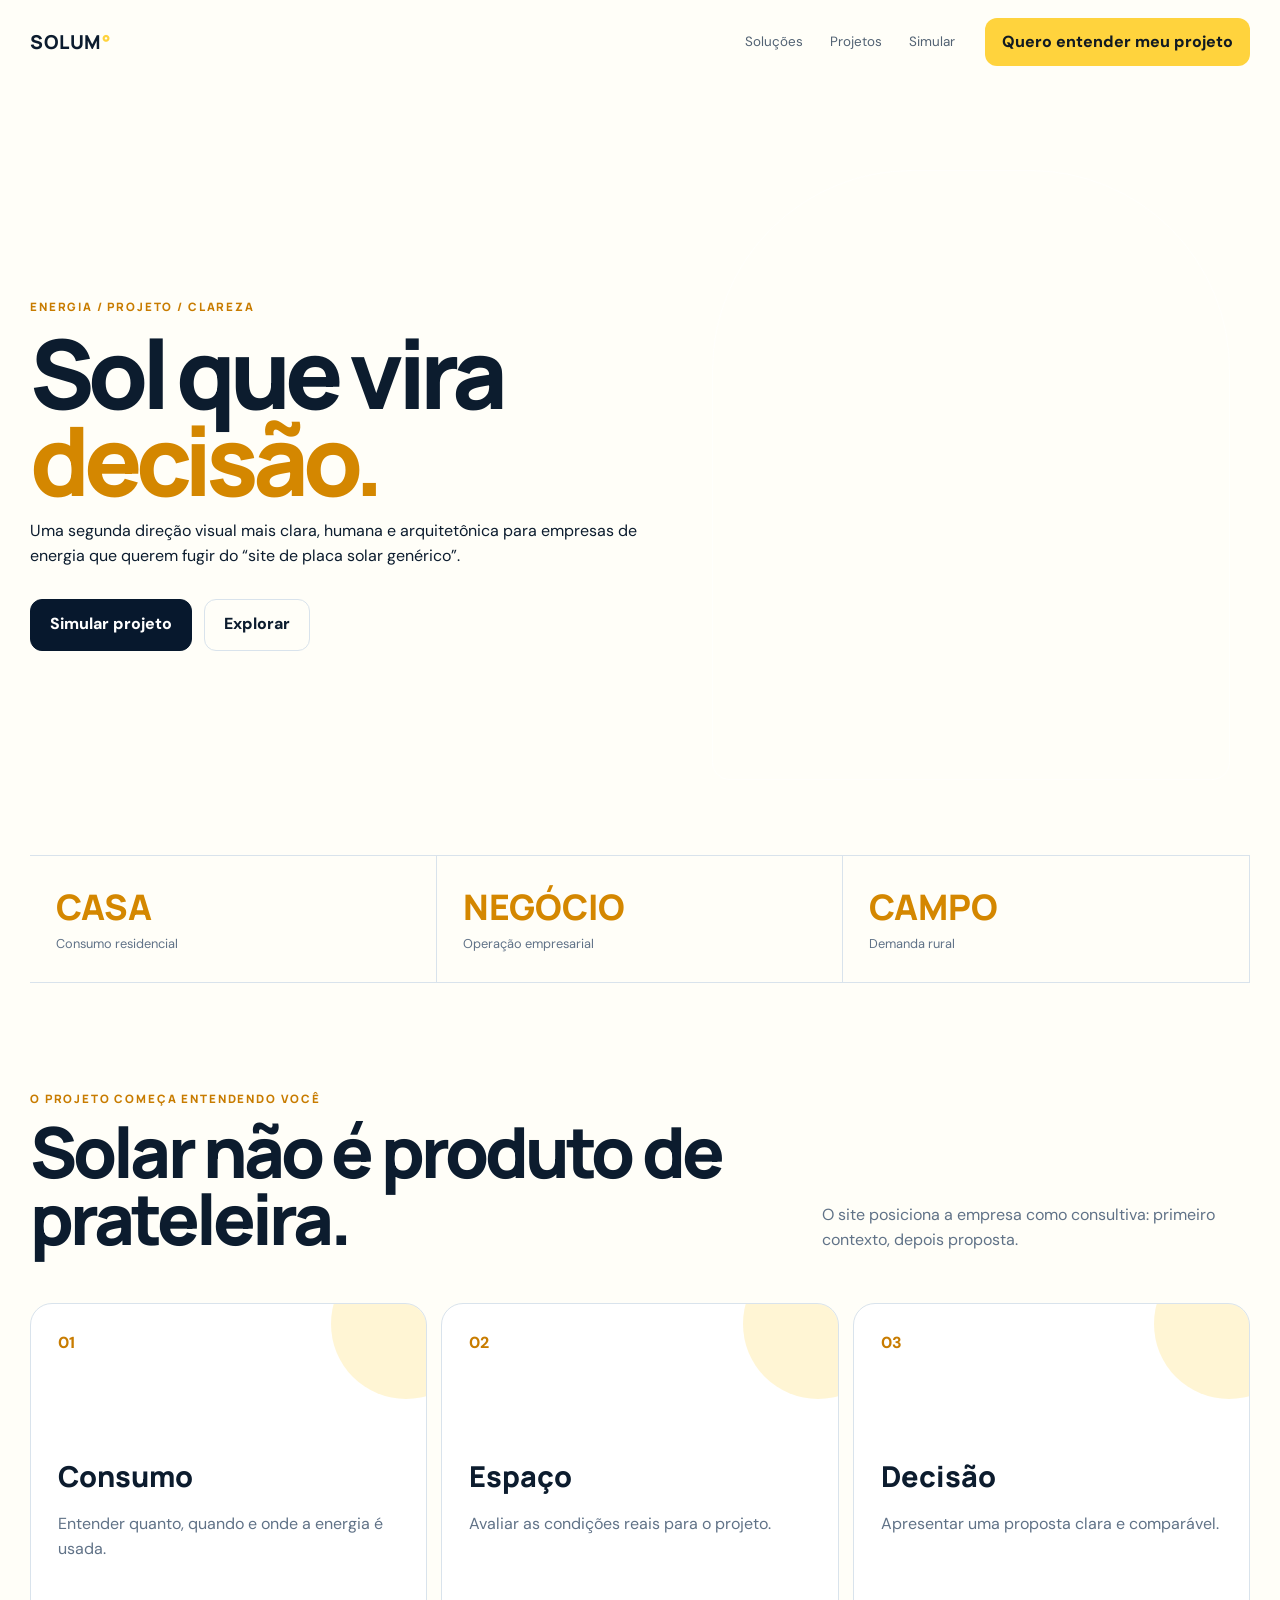
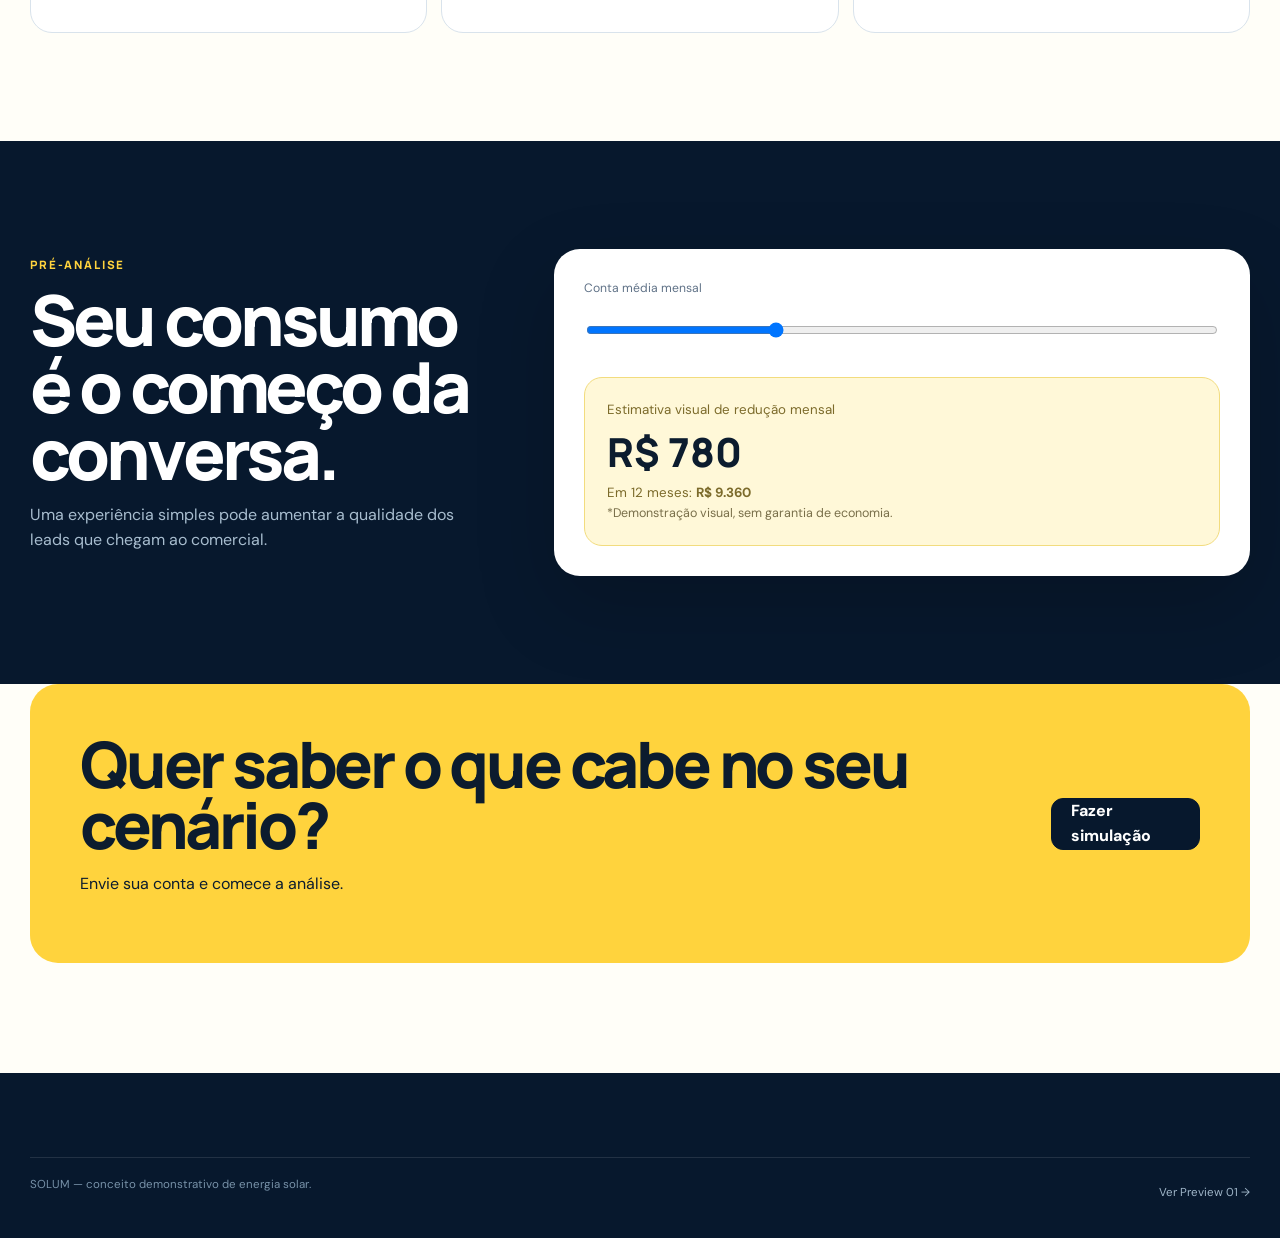
<file: preview-2.html>
<!doctype html><html lang="pt-BR"><head><meta charset="utf-8"><meta name="viewport" content="width=device-width,initial-scale=1"><title>Solum | Energia Solar</title><link rel="stylesheet" href="styles.css"></head><body class="alt"><header class="header"><div class="shell navrow"><a class="brand" href="preview-2.html">SOLUM<span>°</span></a><nav class="nav"><a href="#solucoes">Soluções</a><a href="projetos.html">Projetos</a><a href="simulacao.html">Simular</a></nav><a class="nav-cta" href="simulacao.html">Quero entender meu projeto</a><button class="menu">☰</button></div></header><main>
<section class="alt-hero"><div class="shell alt-grid"><div><div class="label">ENERGIA / PROJETO / CLAREZA</div><h1>Sol que vira <i>decisão.</i></h1><p>Uma segunda direção visual mais clara, humana e arquitetônica para empresas de energia que querem fugir do “site de placa solar genérico”.</p><div class="actions"><a class="btn dark" href="simulacao.html">Simular projeto</a><a class="btn" href="#solucoes">Explorar</a></div></div><div class="alt-visual"></div></div></section><div class="shell alt-strip"><div><strong>CASA</strong><span>Consumo residencial</span></div><div><strong>NEGÓCIO</strong><span>Operação empresarial</span></div><div><strong>CAMPO</strong><span>Demanda rural</span></div></div>
<section class="section" id="solucoes"><div class="shell"><div class="section-head"><div><div class="label">O projeto começa entendendo você</div><h2>Solar não é produto de prateleira.</h2></div><p>O site posiciona a empresa como consultiva: primeiro contexto, depois proposta.</p></div><div class="solution-grid"><article class="solution"><div class="num">01</div><h3>Consumo</h3><p>Entender quanto, quando e onde a energia é usada.</p></article><article class="solution"><div class="num">02</div><h3>Espaço</h3><p>Avaliar as condições reais para o projeto.</p></article><article class="solution"><div class="num">03</div><h3>Decisão</h3><p>Apresentar uma proposta clara e comparável.</p></article></div></div></section>
<section class="section dark"><div class="shell calc-wrap"><div class="calc-copy"><div class="label" style="color:var(--yellow)">Pré-análise</div><h2>Seu consumo é o começo da conversa.</h2><p>Uma experiência simples pode aumentar a qualidade dos leads que chegam ao comercial.</p></div><div class="calculator"><div class="field"><label>Conta média mensal</label><input id="bill" type="range" min="200" max="3000" step="50" value="1000"></div><div class="result"><small>Estimativa visual de redução mensal</small><strong id="calcValue">R$ 780</strong><small>Em 12 meses: <b id="calcYear">R$ 9.360</b></small><p>*Demonstração visual, sem garantia de economia.</p></div></div></div></section><section class="cta"><div class="shell cta-box"><div><h2>Quer saber o que cabe no seu cenário?</h2><p>Envie sua conta e comece a análise.</p></div><a class="btn dark" href="simulacao.html">Fazer simulação</a></div></section></main><footer class="footer"><div class="shell fine"><span>SOLUM — conceito demonstrativo de energia solar.</span><a href="index.html">Ver Preview 01 →</a></div></footer><script src="app.js"></script></body></html>
</file>
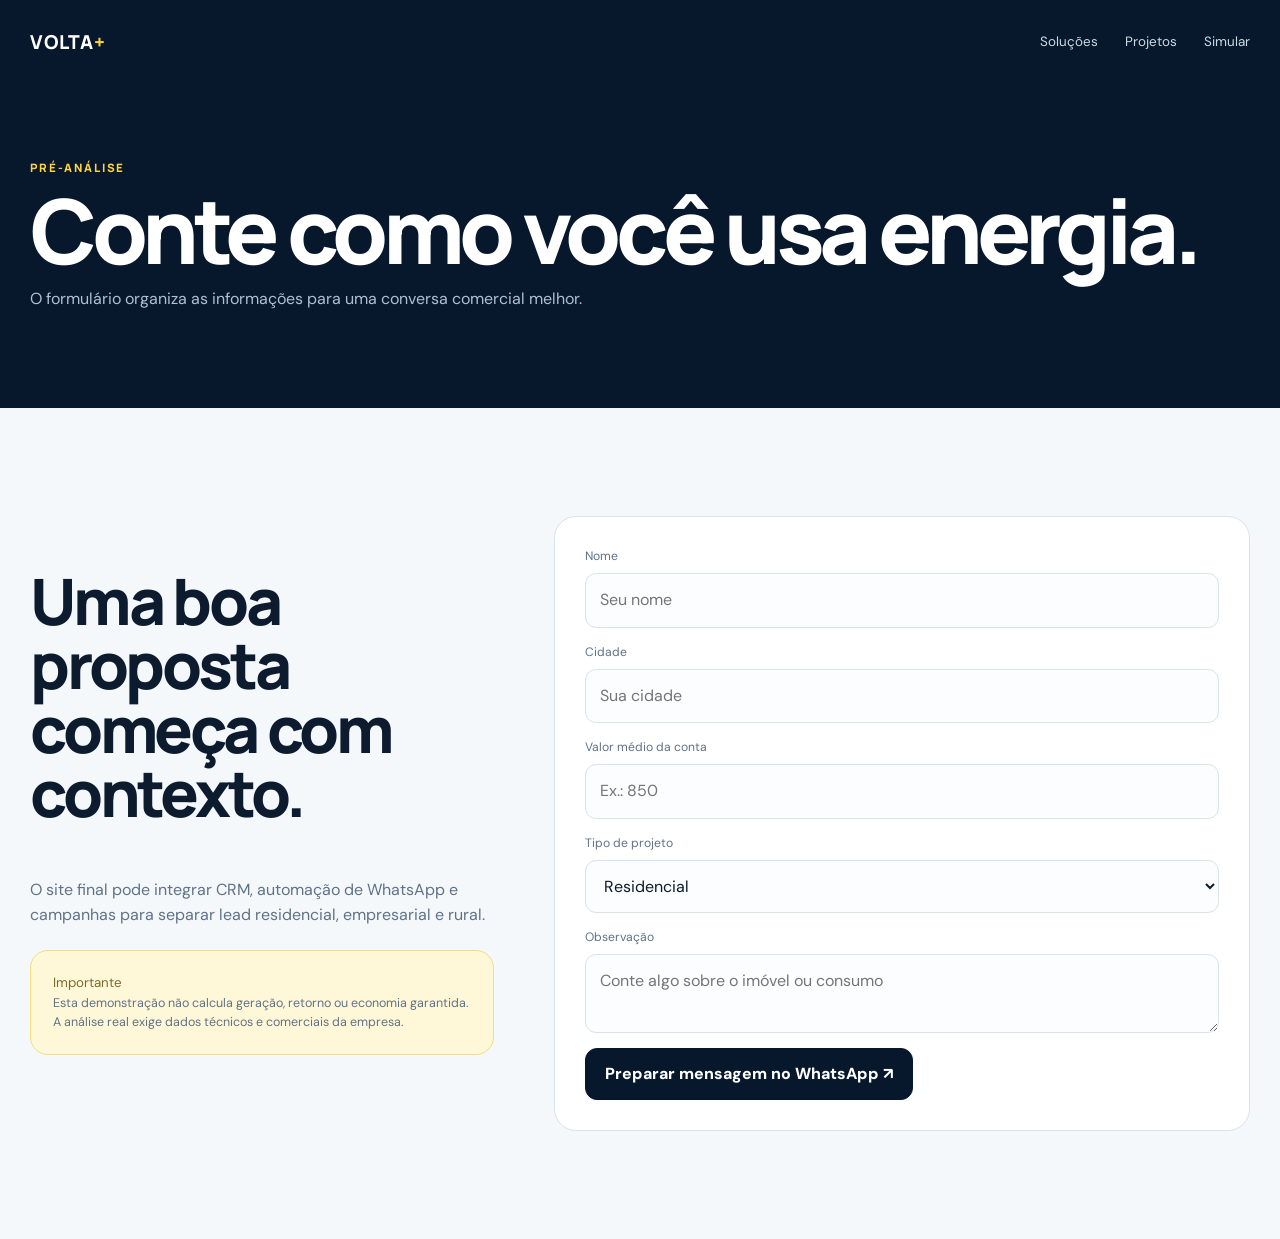
<file: simulacao.html>
<!doctype html><html lang="pt-BR"><head><meta charset="utf-8"><meta name="viewport" content="width=device-width,initial-scale=1"><title>Simulação | VOLTA+</title><link rel="stylesheet" href="styles.css"></head><body><header class="header scrolled"><div class="shell navrow"><a class="brand" href="index.html">VOLTA<span>+</span></a><nav class="nav"><a href="solucoes.html">Soluções</a><a href="projetos.html">Projetos</a><a href="simulacao.html">Simular</a></nav><button class="menu">☰</button></div></header><main><section class="page-hero"><div class="shell"><div class="label" style="color:var(--yellow)">Pré-análise</div><h1>Conte como você usa energia.</h1><p>O formulário organiza as informações para uma conversa comercial melhor.</p></div></section><section class="section"><div class="shell sim-page"><aside class="sim-copy"><h2>Uma boa proposta começa com contexto.</h2><p>O site final pode integrar CRM, automação de WhatsApp e campanhas para separar lead residencial, empresarial e rural.</p><div class="result"><small>Importante</small><p>Esta demonstração não calcula geração, retorno ou economia garantida. A análise real exige dados técnicos e comerciais da empresa.</p></div></aside><form id="solarForm" class="sim-form"><div class="field"><label>Nome</label><input name="nome" required placeholder="Seu nome"></div><div class="field"><label>Cidade</label><input name="cidade" required placeholder="Sua cidade"></div><div class="field"><label>Valor médio da conta</label><input name="conta" required inputmode="decimal" placeholder="Ex.: 850"></div><div class="field"><label>Tipo de projeto</label><select name="tipo"><option>Residencial</option><option>Empresarial</option><option>Rural</option></select></div><div class="field"><label>Observação</label><textarea name="obs" placeholder="Conte algo sobre o imóvel ou consumo"></textarea></div><button class="btn dark" type="submit">Preparar mensagem no WhatsApp ↗</button></form></div></section></main><script src="app.js"></script></body></html>
</file>
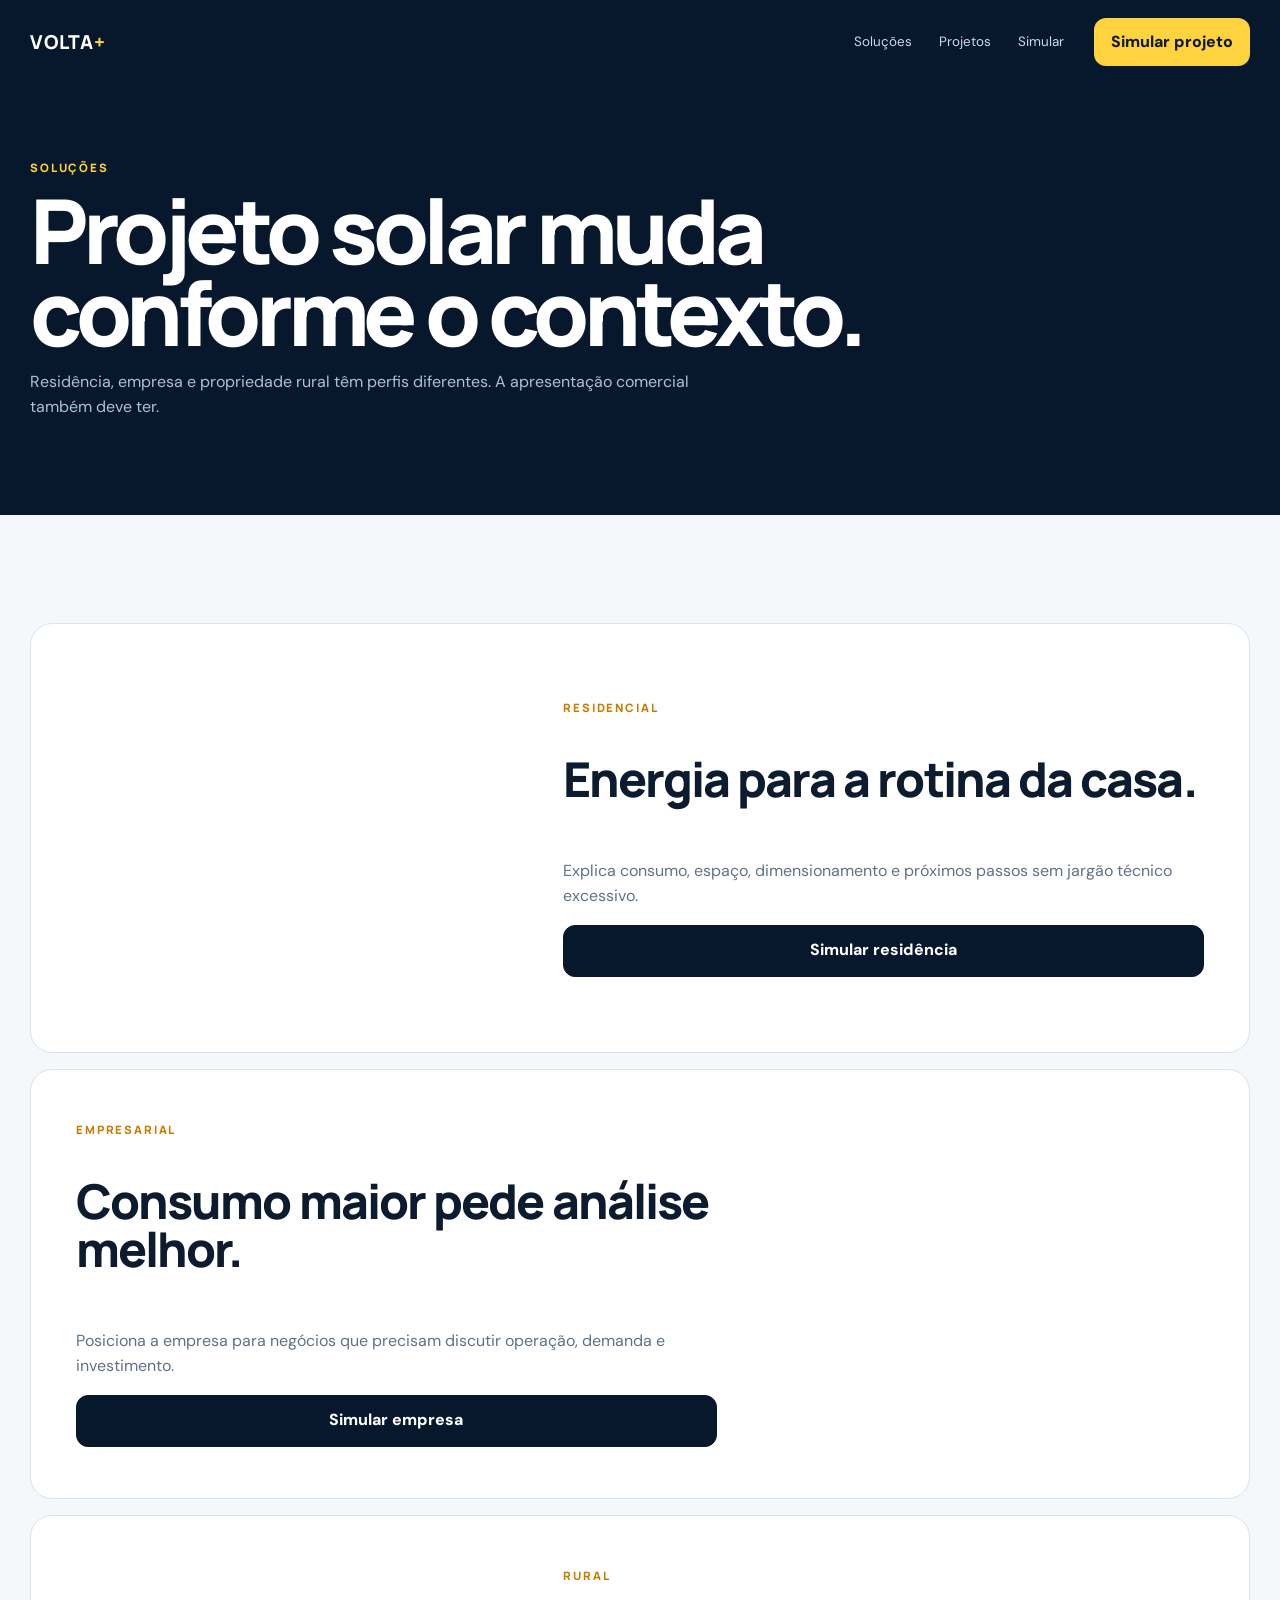
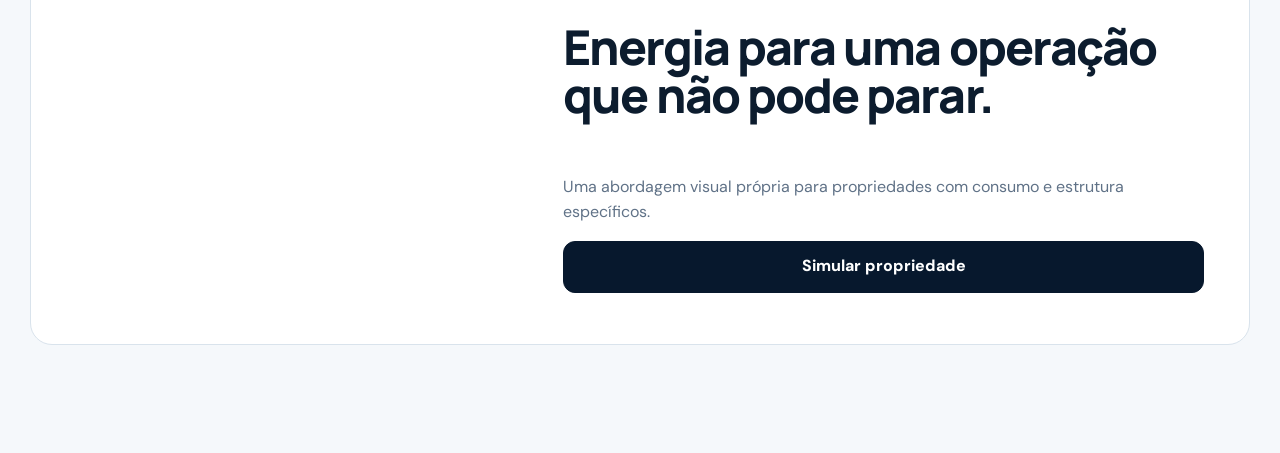
<file: solucoes.html>
<!doctype html><html lang="pt-BR"><head><meta charset="utf-8"><meta name="viewport" content="width=device-width,initial-scale=1"><title>Soluções | VOLTA+</title><link rel="stylesheet" href="styles.css"></head><body><header class="header scrolled"><div class="shell navrow"><a class="brand" href="index.html">VOLTA<span>+</span></a><nav class="nav"><a href="solucoes.html">Soluções</a><a href="projetos.html">Projetos</a><a href="simulacao.html">Simular</a></nav><a class="nav-cta" href="simulacao.html">Simular projeto</a><button class="menu">☰</button></div></header><main><section class="page-hero"><div class="shell"><div class="label" style="color:var(--yellow)">Soluções</div><h1>Projeto solar muda<br>conforme o contexto.</h1><p>Residência, empresa e propriedade rural têm perfis diferentes. A apresentação comercial também deve ter.</p></div></section><section class="section"><div class="shell cards-wide"><article class="wide-card reveal"><div class="wide-img" style="background-image:url('https://images.unsplash.com/photo-1509391366360-2e959784a276?auto=format&fit=crop&w=1200&q=88')"></div><div class="wide-copy"><div class="label">Residencial</div><h2>Energia para a rotina da casa.</h2><p>Explica consumo, espaço, dimensionamento e próximos passos sem jargão técnico excessivo.</p><a class="btn dark" href="simulacao.html">Simular residência</a></div></article><article class="wide-card reveal"><div class="wide-img" style="background-image:url('https://images.unsplash.com/photo-1497435334941-8c899ee9e8e9?auto=format&fit=crop&w=1200&q=88')"></div><div class="wide-copy"><div class="label">Empresarial</div><h2>Consumo maior pede análise melhor.</h2><p>Posiciona a empresa para negócios que precisam discutir operação, demanda e investimento.</p><a class="btn dark" href="simulacao.html">Simular empresa</a></div></article><article class="wide-card reveal"><div class="wide-img" style="background-image:url('https://images.unsplash.com/photo-1508514177221-188b1cf16e9d?auto=format&fit=crop&w=1200&q=88')"></div><div class="wide-copy"><div class="label">Rural</div><h2>Energia para uma operação que não pode parar.</h2><p>Uma abordagem visual própria para propriedades com consumo e estrutura específicos.</p><a class="btn dark" href="simulacao.html">Simular propriedade</a></div></article></div></section></main><script src="app.js"></script></body></html>
</file>
<file: styles.css>
@import url('https://fonts.googleapis.com/css2?family=DM+Sans:wght@400;500;600;700&family=Manrope:wght@500;600;700;800&display=swap');
:root{--yellow:#ffd33d;--orange:#ff9b2f;--navy:#07182d;--navy2:#0c2442;--sky:#dff3ff;--bg:#f5f8fb;--white:#fff;--text:#0c1c2e;--muted:#607287;--line:#d9e3ec;--max:1220px}
*{box-sizing:border-box}html{scroll-behavior:smooth}body{margin:0;background:var(--bg);color:var(--text);font:16px/1.55 "DM Sans",sans-serif;overflow-x:hidden}a{text-decoration:none;color:inherit}img{display:block;width:100%}button,input,select,textarea{font:inherit}.shell{width:min(var(--max),calc(100% - 44px));margin:auto}.label{font:800 .72rem "Manrope";letter-spacing:.16em;text-transform:uppercase;color:#c87c00}.header{position:fixed;z-index:100;inset:0 0 auto;color:white;transition:.3s}.header.scrolled{background:rgba(7,24,45,.93);backdrop-filter:blur(16px);border-bottom:1px solid rgba(255,255,255,.1)}.navrow{height:84px;display:flex;align-items:center;gap:30px}.brand{font:800 1.2rem "Manrope";letter-spacing:.03em}.brand span{color:var(--yellow)}.nav{display:flex;gap:27px;margin-left:auto;font-size:.84rem;color:#ccdae7}.nav a:hover{color:var(--yellow)}.nav-cta{padding:12px 17px;background:var(--yellow);color:#111a22;font-weight:800;border-radius:12px}.menu{display:none;margin-left:auto;width:44px;height:44px;border:1px solid rgba(255,255,255,.18);background:transparent;color:white;border-radius:12px}.hero{min-height:100svh;background:var(--navy);color:white;padding:145px 0 55px;position:relative;overflow:hidden}.sun{position:absolute;width:620px;height:620px;border-radius:50%;right:-120px;top:-160px;background:radial-gradient(circle at 35% 35%,#fff3a0,var(--yellow) 34%,var(--orange) 62%,rgba(255,155,47,.05) 72%,transparent 73%);filter:blur(.2px);box-shadow:0 0 180px rgba(255,191,44,.2)}.hero-grid{position:relative;z-index:2;display:grid;grid-template-columns:1fr .85fr;gap:80px;align-items:end}.hero h1{font:800 clamp(4rem,7.5vw,8rem)/.9 "Manrope";letter-spacing:-.065em;margin:16px 0 26px}.hero h1 span{color:var(--yellow)}.hero p{max-width:650px;color:#c8d8e8;font-size:1.08rem}.actions{display:flex;gap:12px;flex-wrap:wrap;margin-top:30px}.btn{display:inline-flex;align-items:center;justify-content:center;min-height:52px;padding:0 19px;border-radius:12px;border:1px solid var(--line);font-weight:800;cursor:pointer;transition:.25s}.btn.primary{background:var(--yellow);color:#151c21;border-color:var(--yellow)}.btn.ghost{background:transparent;color:white;border-color:rgba(255,255,255,.28)}.btn.dark{background:var(--navy);color:white;border-color:var(--navy)}.btn:hover{transform:translateY(-3px)}.energy-panel{border:1px solid rgba(255,255,255,.13);background:rgba(255,255,255,.06);backdrop-filter:blur(18px);border-radius:26px;padding:27px;box-shadow:0 30px 80px rgba(0,0,0,.18)}.energy-top{display:flex;justify-content:space-between;align-items:center;font-size:.76rem;color:#b7cadb}.live{display:flex;align-items:center;gap:7px}.live i{width:8px;height:8px;border-radius:50%;background:#78ffab;box-shadow:0 0 0 7px rgba(120,255,171,.11)}.energy-main{padding:42px 0 28px}.energy-main small{color:#9fb7cc}.energy-main strong{display:block;font:800 4.2rem/1 "Manrope";letter-spacing:-.05em;margin:7px 0}.bars{display:flex;align-items:end;gap:8px;height:120px;margin:22px 0}.bars span{flex:1;background:linear-gradient(var(--yellow),var(--orange));border-radius:7px 7px 2px 2px;opacity:.9}.bars span:nth-child(1){height:34%}.bars span:nth-child(2){height:45%}.bars span:nth-child(3){height:61%}.bars span:nth-child(4){height:49%}.bars span:nth-child(5){height:76%}.bars span:nth-child(6){height:88%}.bars span:nth-child(7){height:72%}.energy-foot{display:grid;grid-template-columns:repeat(3,1fr);gap:8px}.energy-foot div{background:rgba(255,255,255,.06);border:1px solid rgba(255,255,255,.1);padding:13px;border-radius:12px}.energy-foot b{display:block;color:white}.energy-foot span{font-size:.7rem;color:#a9bfd2}.trust{border-top:1px solid rgba(255,255,255,.11);margin-top:65px;padding-top:25px;display:flex;gap:28px;flex-wrap:wrap;color:#9fb6ca;font-size:.77rem}.trust b{color:white}.section{padding:108px 0}.section.alt{background:white}.section.dark{background:var(--navy);color:white}.section-head{display:grid;grid-template-columns:1fr .58fr;gap:55px;align-items:end;margin-bottom:50px}.section-head h2{font:800 clamp(3rem,5.5vw,5.8rem)/.96 "Manrope";letter-spacing:-.055em;margin:12px 0 0}.section-head p{color:var(--muted);margin:0;max-width:490px}.dark .section-head p{color:#a8bdcf}.solution-grid{display:grid;grid-template-columns:repeat(3,1fr);gap:14px}.solution{background:#fff;border:1px solid var(--line);border-radius:22px;padding:27px;min-height:330px;position:relative;overflow:hidden}.solution:before{content:"";position:absolute;width:150px;height:150px;border-radius:50%;right:-55px;top:-55px;background:rgba(255,211,61,.22)}.solution .num{font-weight:800;color:#c87c00}.solution h3{font:800 1.8rem "Manrope";margin:100px 0 10px}.solution p{color:var(--muted)}.solution a{font-weight:800;color:#a66300}.calc-wrap{display:grid;grid-template-columns:.8fr 1.2fr;gap:60px;align-items:center}.calc-copy h2{font:800 clamp(3.2rem,5.5vw,5.8rem)/.95 "Manrope";letter-spacing:-.055em;margin:14px 0}.calc-copy p{color:#a8bdcf}.calculator{background:white;color:var(--text);border-radius:26px;padding:30px;box-shadow:0 30px 80px rgba(0,0,0,.18)}.field{display:grid;gap:7px;margin-bottom:15px}.field label{font-size:.76rem;color:var(--muted)}.field input,.field select,.field textarea{padding:14px;border:1px solid var(--line);border-radius:11px;background:#fbfdff;color:var(--text)}.result{margin-top:22px;padding:22px;border-radius:18px;background:#fff8d8;border:1px solid #f2dc7e}.result small{display:block;color:#7c6b2b}.result strong{display:block;font:800 2.5rem "Manrope";margin:4px 0}.result p{color:#796f4a;font-size:.78rem;margin:0}.project-grid{display:grid;grid-template-columns:1.2fr .8fr .8fr;grid-auto-rows:320px;gap:12px}.project{position:relative;overflow:hidden;border-radius:20px}.project:first-child{grid-row:span 2}.project img{height:100%;object-fit:cover;transition:.5s}.project:hover img{transform:scale(1.04)}.project:after{content:"";position:absolute;inset:0;background:linear-gradient(0deg,rgba(4,16,30,.78),transparent 60%)}.project-copy{position:absolute;z-index:2;left:22px;right:22px;bottom:20px;color:white}.project-copy small{color:#dbe9f5}.project-copy h3{font:800 1.7rem "Manrope";margin:5px 0}.steps{display:grid;grid-template-columns:repeat(5,1fr);border-top:1px solid var(--line)}.step{padding:26px 22px;border-right:1px solid var(--line);min-height:280px}.step:first-child{border-left:1px solid var(--line)}.step b{color:#c87c00}.step h3{font:800 1.3rem "Manrope";margin:62px 0 10px}.step p{color:var(--muted);font-size:.88rem}.faq{display:grid;grid-template-columns:.65fr 1.35fr;gap:70px}.faq h2{font:800 clamp(3rem,5vw,5rem)/.96 "Manrope";letter-spacing:-.05em}.faq details{padding:21px 0;border-bottom:1px solid var(--line)}.faq summary{list-style:none;cursor:pointer;display:flex;justify-content:space-between;font-weight:800}.faq summary:after{content:"+";color:#c87c00}.faq details[open] summary:after{content:"–"}.faq p{color:var(--muted);padding-right:50px}.cta{padding:0 0 110px}.cta-box{background:var(--yellow);padding:50px;border-radius:28px;display:flex;justify-content:space-between;align-items:center;gap:30px}.cta-box h2{font:800 clamp(3rem,5vw,5.2rem)/.95 "Manrope";letter-spacing:-.05em;margin:0}.cta-box p{max-width:540px}.footer{background:var(--navy);color:white;padding:48px 0 28px}.footgrid{display:grid;grid-template-columns:1.2fr repeat(3,.55fr);gap:30px}.footer a,.footer p{display:block;color:#9fb5c8;margin:8px 0}.fine{display:flex;justify-content:space-between;gap:15px;border-top:1px solid rgba(255,255,255,.11);padding-top:18px;margin-top:36px;font-size:.72rem;color:#7791a8}.reveal{opacity:0;transform:translateY(22px);transition:.72s}.reveal.visible{opacity:1;transform:none}
.page-hero{padding:160px 0 80px;background:var(--navy);color:white}.page-hero h1{font:800 clamp(4rem,7vw,7.2rem)/.92 "Manrope";letter-spacing:-.06em;margin:14px 0}.page-hero p{max-width:680px;color:#aec1d2}.cards-wide{display:grid;gap:16px}.wide-card{display:grid;grid-template-columns:.8fr 1.2fr;min-height:430px;background:white;border:1px solid var(--line);border-radius:22px;overflow:hidden}.wide-card:nth-child(even){grid-template-columns:1.2fr .8fr}.wide-card:nth-child(even) .wide-img{order:2}.wide-img{background:center/cover}.wide-copy{padding:45px;display:flex;justify-content:center;flex-direction:column}.wide-copy h2{font:800 3rem/1 "Manrope";letter-spacing:-.04em}.wide-copy p{color:var(--muted)}.sim-page{display:grid;grid-template-columns:.8fr 1.2fr;gap:60px}.sim-copy h2{font:800 clamp(3rem,5vw,5rem)/1 "Manrope";letter-spacing:-.05em}.sim-copy p{color:var(--muted)}.sim-form{background:white;border:1px solid var(--line);border-radius:22px;padding:30px}.alt{background:#fffef8}.alt .header{color:var(--text)}.alt .header.scrolled{background:rgba(255,254,248,.93);border-bottom:1px solid var(--line)}.alt .nav{color:#526273}.alt .menu{color:var(--text);border-color:var(--line)}.alt-hero{padding:150px 0 55px}.alt-grid{display:grid;grid-template-columns:1.05fr .95fr;gap:45px;align-items:center}.alt-hero h1{font:800 clamp(4rem,7.5vw,8rem)/.9 "Manrope";letter-spacing:-.065em;margin:16px 0}.alt-hero h1 i{font-style:normal;color:#d48700}.alt-visual{min-height:650px;background:url('https://images.unsplash.com/photo-1509391366360-2e959784a276?auto=format&fit=crop&w=1700&q=88') center/cover;border-radius:220px 220px 24px 24px;position:relative}.alt-visual:after{content:"";position:absolute;inset:20px;border:1px solid rgba(255,255,255,.55);border-radius:200px 200px 18px 18px}.alt-strip{display:grid;grid-template-columns:repeat(3,1fr);border-block:1px solid var(--line)}.alt-strip div{padding:26px;border-right:1px solid var(--line)}.alt-strip strong{font:800 2.2rem "Manrope";display:block;color:#d48700}.alt-strip span{color:var(--muted);font-size:.8rem}
@media(max-width:960px){.nav{position:fixed;display:none;inset:78px 14px auto;padding:18px;background:var(--navy);border:1px solid rgba(255,255,255,.12);flex-direction:column}.alt .nav{background:white;border-color:var(--line)}.nav.open{display:flex}.menu{display:block}.nav-cta{display:none}.hero-grid,.calc-wrap,.faq,.sim-page,.alt-grid{grid-template-columns:1fr}.solution-grid{grid-template-columns:1fr 1fr}.project-grid{grid-template-columns:1fr 1fr}.project:first-child{grid-column:1/3;grid-row:auto}.steps{grid-template-columns:1fr 1fr}.wide-card,.wide-card:nth-child(even){grid-template-columns:1fr}.wide-card:nth-child(even) .wide-img{order:0}.wide-img{min-height:360px}.footgrid{grid-template-columns:1fr 1fr}.alt-strip{grid-template-columns:1fr}}@media(max-width:620px){.shell{width:min(var(--max),calc(100% - 28px))}.hero h1{font-size:4rem}.sun{width:430px;height:430px}.section{padding:76px 0}.section-head{grid-template-columns:1fr}.solution-grid,.steps,.project-grid{grid-template-columns:1fr}.project:first-child{grid-column:auto}.cta-box{align-items:flex-start;flex-direction:column;padding:34px 24px}.footgrid{grid-template-columns:1fr}.fine{flex-direction:column}.page-hero h1{font-size:4rem}.alt-visual{min-height:450px}}
</file>
